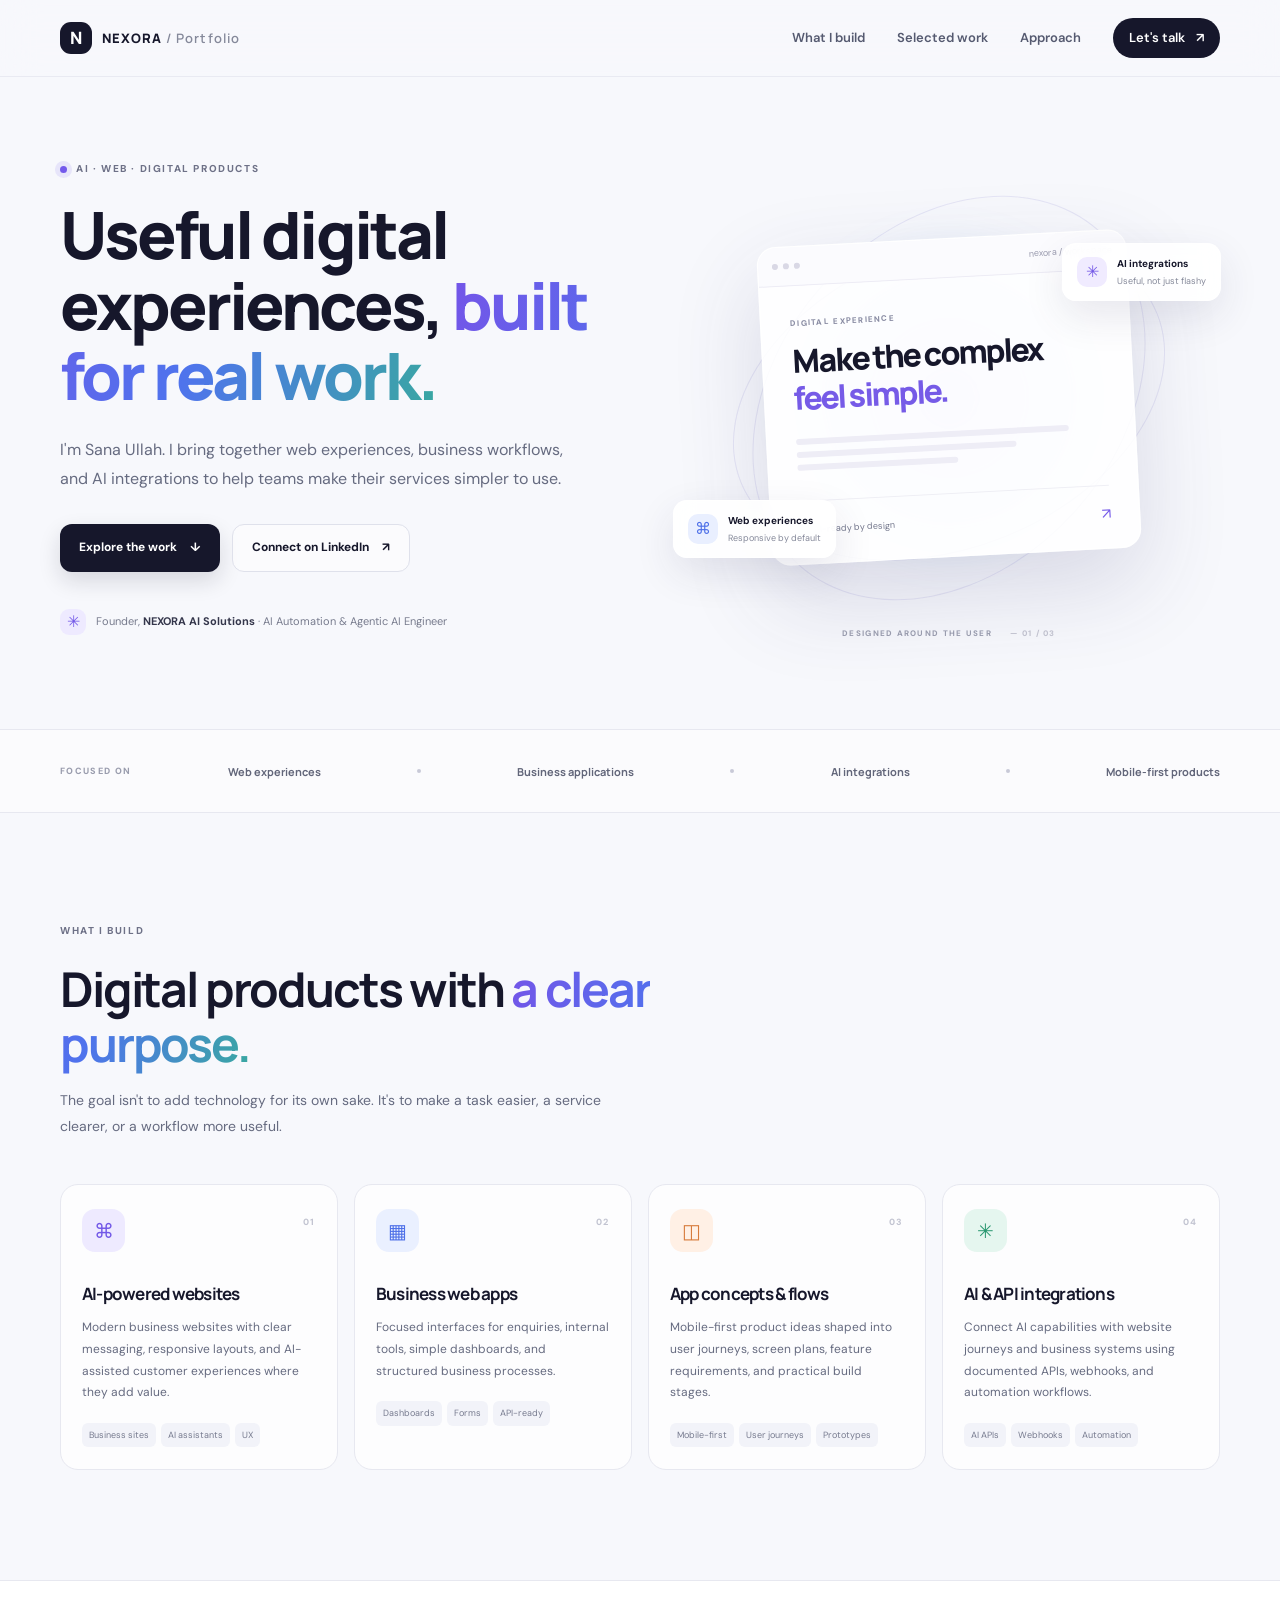
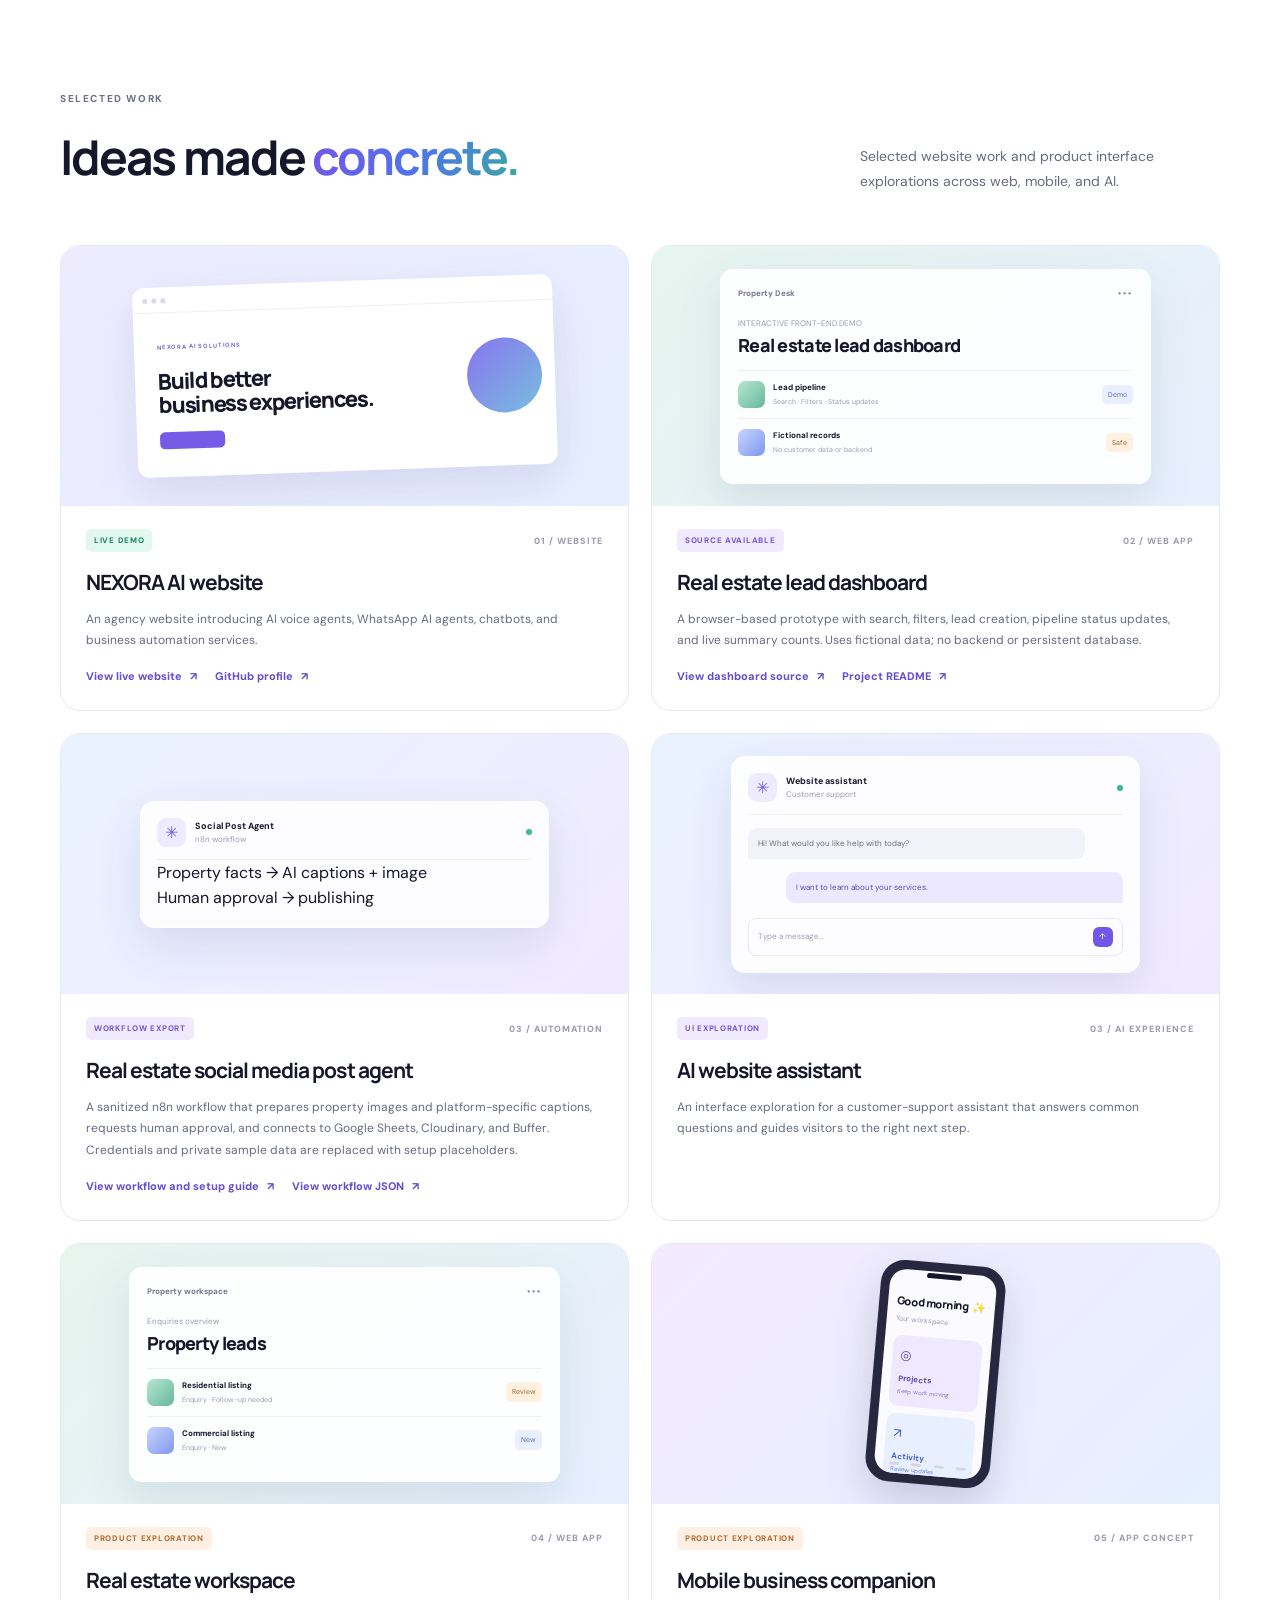
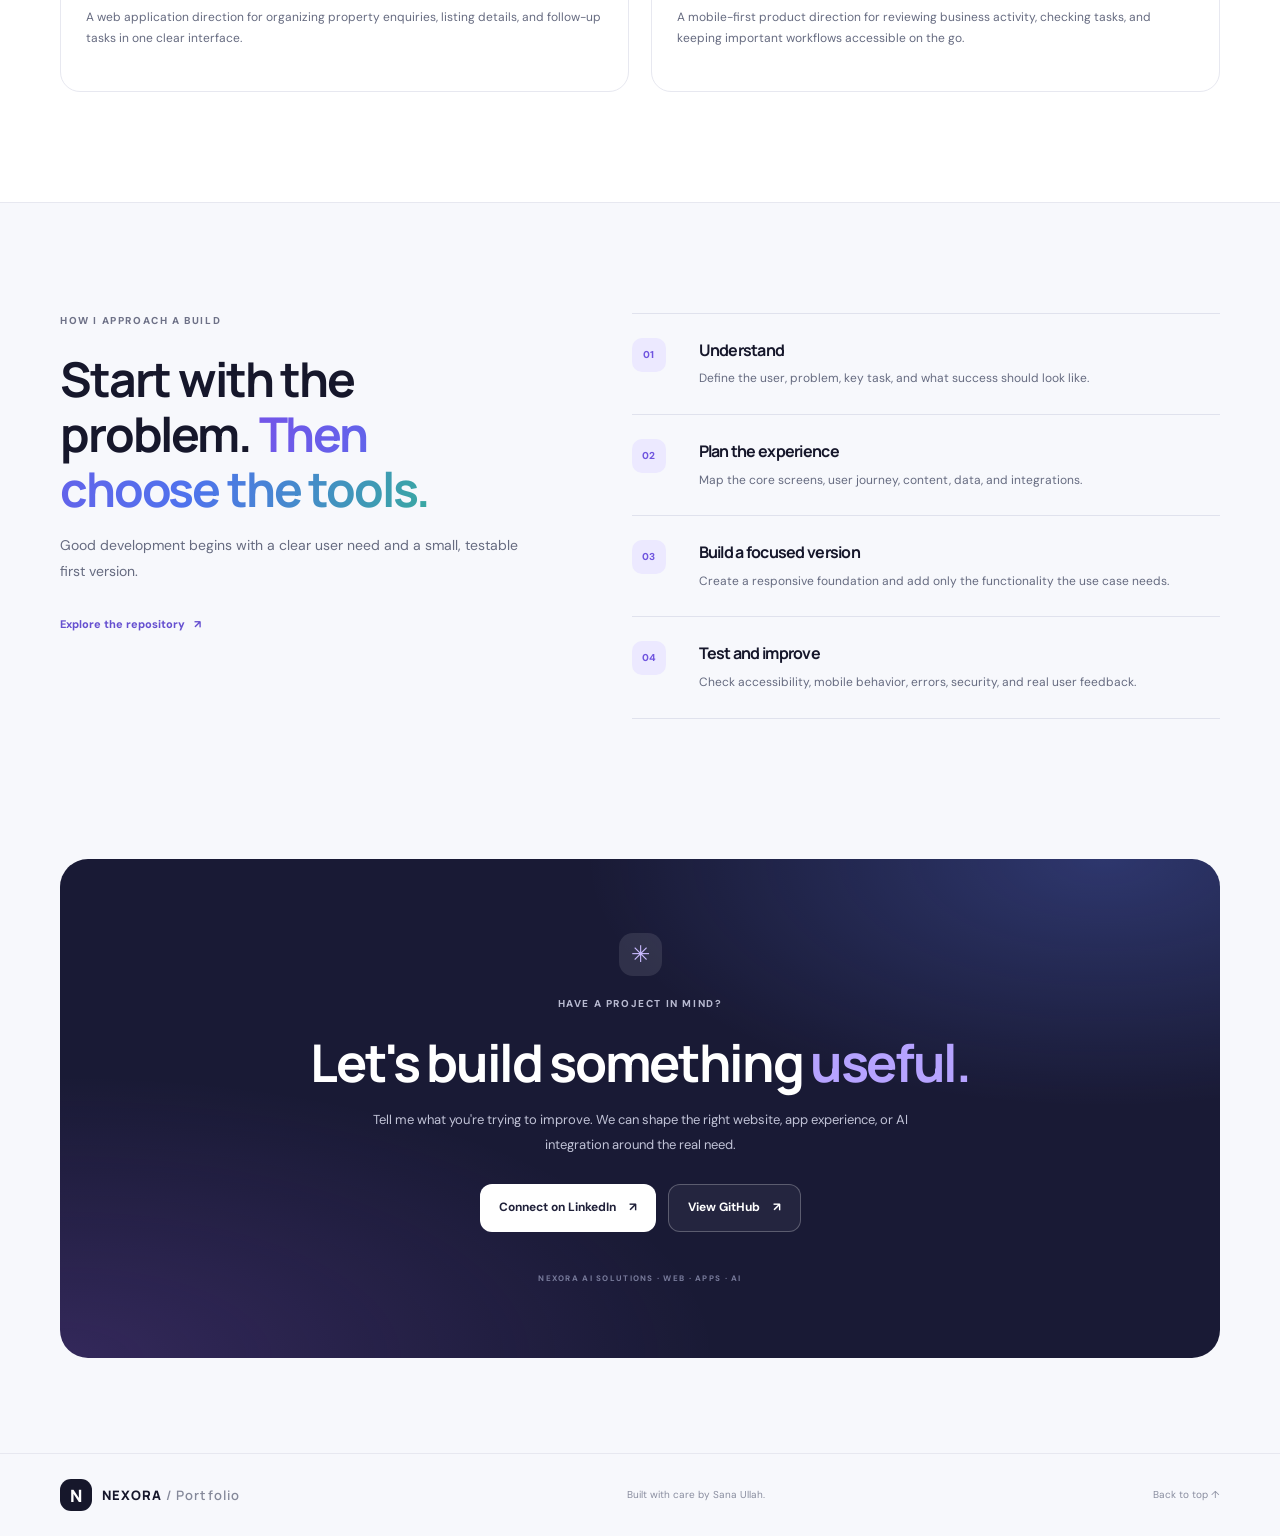
<file: index.html>
<!doctype html>
<html lang="en">
<head>
  <meta charset="utf-8">
  <meta name="viewport" content="width=device-width, initial-scale=1">
  <meta name="theme-color" content="#f7f8fc">
  <meta name="description" content="Sana Ullah — AI-powered web experiences, business applications, app concepts, and practical AI integrations through NEXORA AI Solutions.">
  <meta property="og:title" content="Sana Ullah | AI Web & App Development">
  <meta property="og:description" content="Web experiences, business apps, and practical AI integrations.">
  <meta property="og:type" content="website">
  <title>Sana Ullah | AI Web & App Development</title>
  <link rel="icon" href="assets/favicon.svg" type="image/svg+xml">
  <link rel="preconnect" href="https://fonts.googleapis.com">
  <link rel="preconnect" href="https://fonts.gstatic.com" crossorigin>
  <link href="https://fonts.googleapis.com/css2?family=DM+Sans:wght@400;500;600;700&family=Manrope:wght@400;500;600;700;800&display=swap" rel="stylesheet">
  <link rel="stylesheet" href="styles.css">
  <script src="script.js" defer></script>
</head>
<body>
  <a class="skip-link" href="#main">Skip to content</a>
  <header class="site-header">
    <div class="container nav-wrap">
      <a class="brand" href="#top" aria-label="Sana Ullah home">
        <span class="brand-mark">N</span>
        <span>NEXORA<span class="brand-muted"> / Portfolio</span></span>
      </a>
      <button class="menu-toggle" aria-expanded="false" aria-controls="primary-nav" aria-label="Open navigation">
        <span></span><span></span>
      </button>
      <nav id="primary-nav" class="nav-links" aria-label="Main navigation">
        <a href="#services">What I build</a>
        <a href="#work">Selected work</a>
        <a href="#approach">Approach</a>
        <a class="nav-cta" href="#contact">Let's talk <span aria-hidden="true">↗</span></a>
      </nav>
    </div>
  </header>

  <main id="main">
    <section class="hero section" id="top">
      <div class="container hero-grid">
        <div class="hero-copy">
          <p class="eyebrow"><span class="eyebrow-dot"></span> AI · WEB · DIGITAL PRODUCTS</p>
          <h1>Useful digital experiences, <span class="gradient-text">built for real work.</span></h1>
          <p class="hero-lead">I'm Sana Ullah. I bring together web experiences, business workflows, and AI integrations to help teams make their services simpler to use.</p>
          <div class="hero-actions">
            <a class="button button-primary" href="#work">Explore the work <span aria-hidden="true">↓</span></a>
            <a class="button button-secondary" href="https://www.linkedin.com/in/sana-ullah-4447a0427/" target="_blank" rel="noreferrer">Connect on LinkedIn <span aria-hidden="true">↗</span></a>
          </div>
          <div class="hero-note"><span class="note-icon" aria-hidden="true">✳</span><span>Founder, <strong>NEXORA AI Solutions</strong> · AI Automation & Agentic AI Engineer</span></div>
        </div>
        <div class="hero-visual" aria-label="Abstract interface illustration">
          <div class="visual-glow"></div>
          <div class="orbit orbit-one"></div><div class="orbit orbit-two"></div>
          <div class="interface-card card-main">
            <div class="window-bar"><span></span><span></span><span></span><i>nexora / workspace</i></div>
            <div class="interface-content">
              <div class="interface-kicker">DIGITAL EXPERIENCE</div>
              <div class="interface-title">Make the complex<br><span>feel simple.</span></div>
              <div class="interface-lines"><b></b><b></b><b></b></div>
              <div class="interface-bottom"><span class="status-dot"></span> AI-ready by design <span class="mini-arrow">↗</span></div>
            </div>
          </div>
          <div class="floating-chip chip-ai"><span class="chip-symbol">✳</span><span><strong>AI integrations</strong><small>Useful, not just flashy</small></span></div>
          <div class="floating-chip chip-web"><span class="chip-symbol chip-symbol-blue">⌘</span><span><strong>Web experiences</strong><small>Responsive by default</small></span></div>
          <div class="visual-label">DESIGNED AROUND THE USER <span>— 01 / 03</span></div>
        </div>
      </div>
    </section>

    <section class="trust-strip" aria-label="Areas of focus">
      <div class="container trust-inner">
        <span>FOCUSED ON</span><b>Web experiences</b><i></i><b>Business applications</b><i></i><b>AI integrations</b><i></i><b>Mobile-first products</b>
      </div>
    </section>

    <section class="section services-section" id="services">
      <div class="container">
        <div class="section-heading">
          <p class="eyebrow">WHAT I BUILD</p>
          <h2>Digital products with <span class="gradient-text">a clear purpose.</span></h2>
          <p class="section-lead">The goal isn't to add technology for its own sake. It's to make a task easier, a service clearer, or a workflow more useful.</p>
        </div>
        <div class="service-grid">
          <article class="service-card">
            <div class="service-icon icon-violet" aria-hidden="true">⌘</div><span class="card-number">01</span>
            <h3>AI-powered websites</h3>
            <p>Modern business websites with clear messaging, responsive layouts, and AI-assisted customer experiences where they add value.</p>
            <div class="tag-row"><span>Business sites</span><span>AI assistants</span><span>UX</span></div>
          </article>
          <article class="service-card">
            <div class="service-icon icon-blue" aria-hidden="true">▦</div><span class="card-number">02</span>
            <h3>Business web apps</h3>
            <p>Focused interfaces for enquiries, internal tools, simple dashboards, and structured business processes.</p>
            <div class="tag-row"><span>Dashboards</span><span>Forms</span><span>API-ready</span></div>
          </article>
          <article class="service-card">
            <div class="service-icon icon-orange" aria-hidden="true">◫</div><span class="card-number">03</span>
            <h3>App concepts & flows</h3>
            <p>Mobile-first product ideas shaped into user journeys, screen plans, feature requirements, and practical build stages.</p>
            <div class="tag-row"><span>Mobile-first</span><span>User journeys</span><span>Prototypes</span></div>
          </article>
          <article class="service-card">
            <div class="service-icon icon-green" aria-hidden="true">✳</div><span class="card-number">04</span>
            <h3>AI & API integrations</h3>
            <p>Connect AI capabilities with website journeys and business systems using documented APIs, webhooks, and automation workflows.</p>
            <div class="tag-row"><span>AI APIs</span><span>Webhooks</span><span>Automation</span></div>
          </article>
        </div>
      </div>
    </section>

    <section class="section work-section" id="work">
      <div class="container">
        <div class="section-heading heading-row">
          <div><p class="eyebrow">SELECTED WORK</p><h2>Ideas made <span class="gradient-text">concrete.</span></h2></div>
          <p class="section-lead">Selected website work and product interface explorations across web, mobile, and AI.</p>
        </div>
        <div class="project-list">
          <article class="project-card project-featured">
            <div class="project-art art-agency"><div class="art-browser"><div class="art-browser-top"><span></span><span></span><span></span></div><div class="art-content"><small>NEXORA AI SOLUTIONS</small><b>Build better<br>business experiences.</b><span class="art-button"></span><div class="art-orb"></div></div></div></div>
            <div class="project-info"><div class="project-meta"><span class="status status-live">LIVE DEMO</span><span>01 / WEBSITE</span></div><h3>NEXORA AI website</h3><p>An agency website introducing AI voice agents, WhatsApp AI agents, chatbots, and business automation services.</p><div class="project-links"><a href="https://nexoraaihq.com/" target="_blank" rel="noreferrer">View live website <span aria-hidden="true">↗</span></a><a href="https://github.com/AIwithsanaullah" target="_blank" rel="noreferrer">GitHub profile <span aria-hidden="true">↗</span></a></div></div>
          </article>
          <article class="project-card">
            <div class="project-art art-property"><div class="property-ui"><div class="property-top"><span>Property Desk</span><span class="property-menu">•••</span></div><div class="property-metric"><small>INTERACTIVE FRONT-END DEMO</small><b>Real estate lead dashboard</b></div><div class="property-row"><span class="property-square"></span><span><b>Lead pipeline</b><small>Search · Filters · Status updates</small></span><span class="property-pill pill-blue">Demo</span></div><div class="property-row"><span class="property-square square-two"></span><span><b>Fictional records</b><small>No customer data or backend</small></span><span class="property-pill">Safe</span></div></div></div>
            <div class="project-info"><div class="project-meta"><span class="status status-concept">SOURCE AVAILABLE</span><span>02 / WEB APP</span></div><h3>Real estate lead dashboard</h3><p>A browser-based prototype with search, filters, lead creation, pipeline status updates, and live summary counts. Uses fictional data; no backend or persistent database.</p><div class="project-links"><a href="https://github.com/AIwithsanaullah/ai-web-and-app-development/blob/main/demos/real-estate-dashboard.html" target="_blank" rel="noreferrer">View dashboard source <span aria-hidden="true">↗</span></a><a href="https://github.com/AIwithsanaullah/ai-web-and-app-development" target="_blank" rel="noreferrer">Project README <span aria-hidden="true">↗</span></a></div></div>
          </article>
          <article class="project-card">
            <div class="project-art art-assistant"><div class="assistant-window"><div class="assistant-head"><span class="assistant-avatar">✳</span><span><b>Social Post Agent</b><small>n8n workflow</small></span><span class="online-dot"></span></div><div class="assistant-message">Property facts → AI captions + image</div><div class="assistant-message assistant-message-user">Human approval → publishing</div></div></div>
            <div class="project-info"><div class="project-meta"><span class="status status-concept">WORKFLOW EXPORT</span><span>03 / AUTOMATION</span></div><h3>Real estate social media post agent</h3><p>A sanitized n8n workflow that prepares property images and platform-specific captions, requests human approval, and connects to Google Sheets, Cloudinary, and Buffer. Credentials and private sample data are replaced with setup placeholders.</p><div class="project-links"><a href="https://github.com/AIwithsanaullah/ai-web-and-app-development/tree/main/projects/real-estate-social-media-post-agent" target="_blank" rel="noreferrer">View workflow and setup guide <span aria-hidden="true">↗</span></a><a href="https://github.com/AIwithsanaullah/ai-web-and-app-development/blob/main/projects/real-estate-social-media-post-agent/workflow.json" target="_blank" rel="noreferrer">View workflow JSON <span aria-hidden="true">↗</span></a></div></div>
          </article>
          <article class="project-card">
            <div class="project-art art-assistant"><div class="assistant-window"><div class="assistant-head"><span class="assistant-avatar">✳</span><span><b>Website assistant</b><small>Customer support</small></span><span class="online-dot"></span></div><div class="chat-bubble">Hi! What would you like help with today?</div><div class="chat-bubble user-bubble">I want to learn about your services.</div><div class="chat-input">Type a message… <span>↑</span></div></div></div>
            <div class="project-info"><div class="project-meta"><span class="status status-concept">UI EXPLORATION</span><span>03 / AI EXPERIENCE</span></div><h3>AI website assistant</h3><p>An interface exploration for a customer-support assistant that answers common questions and guides visitors to the right next step.</p></div>
          </article>
          <article class="project-card">
            <div class="project-art art-property"><div class="property-ui"><div class="property-top"><span>Property workspace</span><span class="property-menu">•••</span></div><div class="property-metric"><small>Enquiries overview</small><b>Property leads</b></div><div class="property-row"><span class="property-square"></span><span><b>Residential listing</b><small>Enquiry · Follow-up needed</small></span><span class="property-pill">Review</span></div><div class="property-row"><span class="property-square square-two"></span><span><b>Commercial listing</b><small>Enquiry · New</small></span><span class="property-pill pill-blue">New</span></div></div></div>
            <div class="project-info"><div class="project-meta"><span class="status status-planned">PRODUCT EXPLORATION</span><span>04 / WEB APP</span></div><h3>Real estate workspace</h3><p>A web application direction for organizing property enquiries, listing details, and follow-up tasks in one clear interface.</p></div>
          </article>
          <article class="project-card">
            <div class="project-art art-mobile"><div class="phone-frame"><div class="phone-camera"></div><div class="phone-screen"><div class="phone-greeting">Good morning<span>✨</span></div><small>Your workspace</small><div class="phone-tile tile-purple"><span>◎</span><b>Projects</b><small>Keep work moving</small></div><div class="phone-tile tile-blue"><span>↗</span><b>Activity</b><small>Review updates</small></div><div class="phone-nav"><i></i><i></i><i></i><i></i></div></div></div></div>
            <div class="project-info"><div class="project-meta"><span class="status status-planned">PRODUCT EXPLORATION</span><span>05 / APP CONCEPT</span></div><h3>Mobile business companion</h3><p>A mobile-first product direction for reviewing business activity, checking tasks, and keeping important workflows accessible on the go.</p></div>
          </article>
        </div>
      </div>
    </section>

    <section class="section approach-section" id="approach">
      <div class="container approach-grid">
        <div class="approach-copy"><p class="eyebrow">HOW I APPROACH A BUILD</p><h2>Start with the problem. <span class="gradient-text">Then choose the tools.</span></h2><p class="section-lead">Good development begins with a clear user need and a small, testable first version.</p><a class="text-link" href="https://github.com/AIwithsanaullah/ai-web-and-app-development" target="_blank" rel="noreferrer">Explore the repository <span aria-hidden="true">↗</span></a></div>
        <div class="steps">
          <div class="step"><span class="step-no">01</span><div><h3>Understand</h3><p>Define the user, problem, key task, and what success should look like.</p></div></div>
          <div class="step"><span class="step-no">02</span><div><h3>Plan the experience</h3><p>Map the core screens, user journey, content, data, and integrations.</p></div></div>
          <div class="step"><span class="step-no">03</span><div><h3>Build a focused version</h3><p>Create a responsive foundation and add only the functionality the use case needs.</p></div></div>
          <div class="step"><span class="step-no">04</span><div><h3>Test and improve</h3><p>Check accessibility, mobile behavior, errors, security, and real user feedback.</p></div></div>
        </div>
      </div>
    </section>

    <section class="contact-section" id="contact">
      <div class="container contact-panel"><div class="contact-spark" aria-hidden="true">✳</div><p class="eyebrow">HAVE A PROJECT IN MIND?</p><h2>Let's build something <span>useful.</span></h2><p>Tell me what you're trying to improve. We can shape the right website, app experience, or AI integration around the real need.</p><div class="contact-actions"><a class="button button-light" href="https://www.linkedin.com/in/sana-ullah-4447a0427/" target="_blank" rel="noreferrer">Connect on LinkedIn <span aria-hidden="true">↗</span></a><a class="button button-outline-light" href="https://github.com/AIwithsanaullah" target="_blank" rel="noreferrer">View GitHub <span aria-hidden="true">↗</span></a></div><small class="contact-brand">NEXORA AI SOLUTIONS · WEB · APPS · AI</small></div>
    </section>
  </main>

  <footer class="site-footer"><div class="container footer-inner"><a class="brand" href="#top"><span class="brand-mark">N</span><span>NEXORA<span class="brand-muted"> / Portfolio</span></span></a><p>Built with care by Sana Ullah.</p><a href="#top">Back to top ↑</a></div></footer>
</body>
</html>
</file>
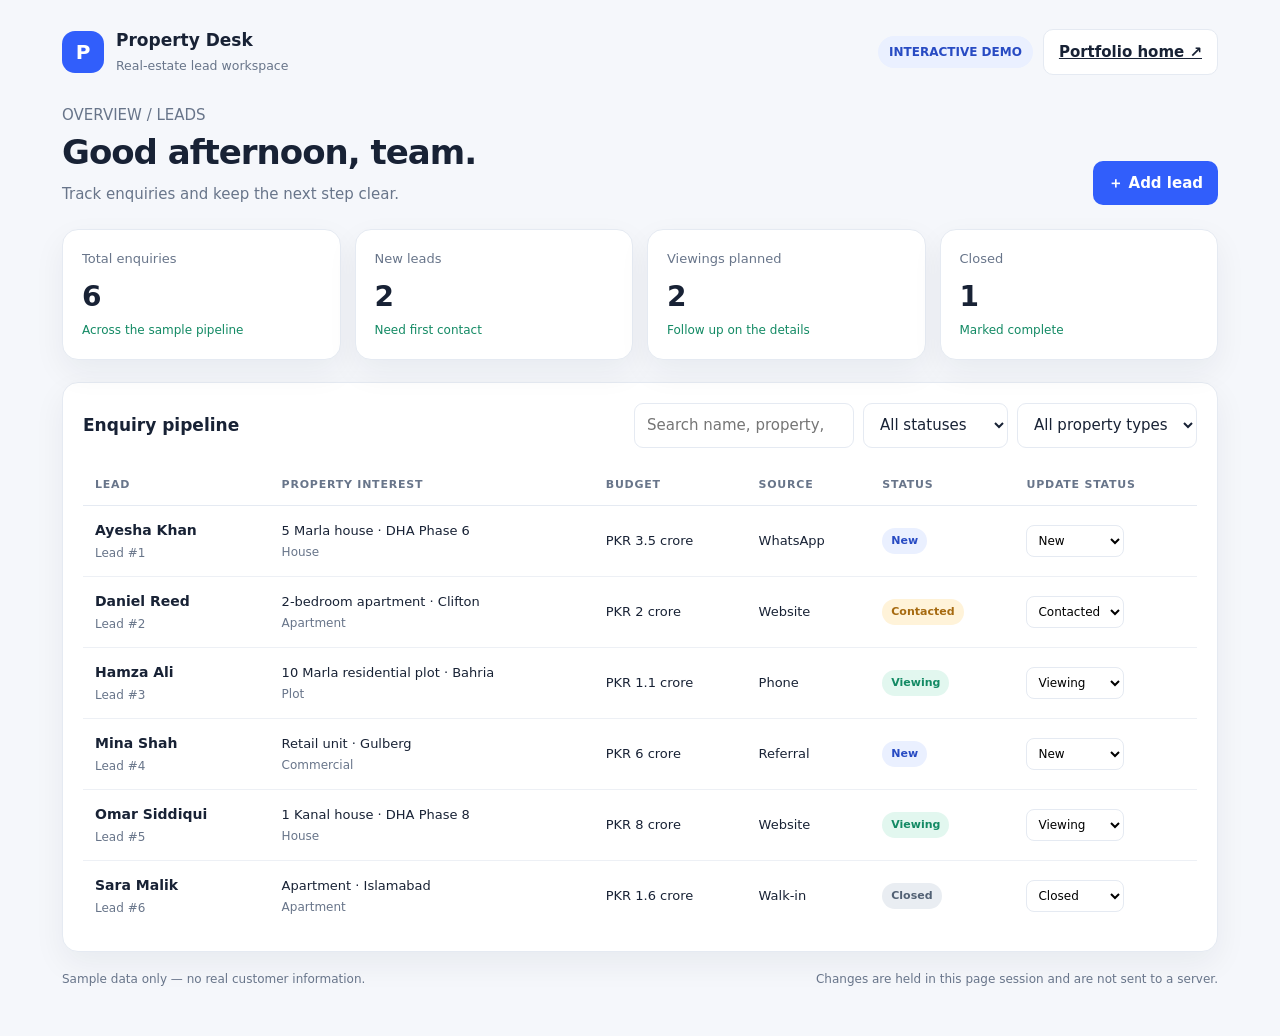
<file: demos/real-estate-dashboard.html>
<!doctype html>
<html lang="en">
<head>
<meta charset="utf-8">
<meta name="viewport" content="width=device-width, initial-scale=1">
<meta name="description" content="Interactive real-estate lead dashboard demo with fictional data.">
<meta name="theme-color" content="#f5f7fb">
<title>Property Desk | Real Estate Dashboard Demo</title>
<style>
:root{--ink:#182235;--muted:#68758a;--line:#e5eaf2;--paper:#f5f7fb;--white:#fff;--blue:#315efb;--green:#138a64;--amber:#a66a10;--red:#b93c45;--shadow:0 12px 32px rgba(24,34,53,.06)}
*{box-sizing:border-box}body{margin:0;background:var(--paper);color:var(--ink);font:15px/1.5 Inter,ui-sans-serif,system-ui,-apple-system,"Segoe UI",sans-serif}button,input,select{font:inherit}button{cursor:pointer}.shell{max-width:1200px;margin:auto;padding:28px 22px 48px}.top{display:flex;justify-content:space-between;align-items:center;gap:18px;margin-bottom:28px}.brand{display:flex;align-items:center;gap:12px}.mark{width:42px;height:42px;border-radius:13px;background:var(--blue);color:#fff;display:grid;place-items:center;font-weight:800;font-size:20px}.brand strong{display:block;font-size:17px}.brand small,.eyebrow,.muted{color:var(--muted)}.top-actions{display:flex;align-items:center;gap:10px}.pill{font-size:12px;font-weight:700;background:#eaf0ff;color:#284bc3;border-radius:99px;padding:7px 11px}.button{border:0;border-radius:10px;padding:11px 15px;font-weight:700}.primary{background:var(--blue);color:white}.secondary{background:#fff;border:1px solid var(--line);color:var(--ink)}h1{font-size:clamp(25px,4vw,34px);letter-spacing:-1px;margin:0 0 5px}.intro{display:flex;justify-content:space-between;align-items:end;gap:20px;margin-bottom:24px}.intro p{margin:0;color:var(--muted)}.stats{display:grid;grid-template-columns:repeat(4,minmax(0,1fr));gap:14px;margin-bottom:22px}.stat,.panel{background:var(--white);border:1px solid var(--line);border-radius:16px;box-shadow:var(--shadow)}.stat{padding:19px}.stat span{display:block;color:var(--muted);font-size:13px}.stat strong{display:block;font-size:28px;letter-spacing:-.8px;margin-top:7px}.stat small{font-size:12px;color:var(--green)}.panel{padding:20px}.panel-head{display:flex;justify-content:space-between;align-items:center;gap:12px;margin-bottom:17px}.panel-head h2{font-size:17px;margin:0}.filters{display:flex;gap:9px;flex-wrap:wrap}.filters input,.filters select,.form-grid input,.form-grid select{border:1px solid var(--line);border-radius:9px;padding:10px 12px;background:#fff;color:var(--ink);min-width:145px}.filters input{flex:1;min-width:200px}.table-wrap{overflow-x:auto}table{width:100%;border-collapse:collapse;min-width:760px}th{text-align:left;font-size:11px;text-transform:uppercase;letter-spacing:.07em;color:var(--muted);font-weight:700;padding:12px;border-bottom:1px solid var(--line)}td{padding:14px 12px;border-bottom:1px solid #edf0f5;font-size:13px}tbody tr:last-child td{border-bottom:0}.lead-name{font-weight:700;font-size:14px}.sub{display:block;color:var(--muted);font-size:12px;margin-top:3px}.status{display:inline-flex;padding:5px 9px;border-radius:99px;font-size:11px;font-weight:700;white-space:nowrap}.New{background:#eaf0ff;color:#284bc3}.Contacted{background:#fff3d9;color:var(--amber)}.Viewing{background:#e2f7ef;color:var(--green)}.Closed{background:#e9edf2;color:#526174}.actions{display:flex;gap:6px}.actions select{max-width:125px;padding:7px;border:1px solid var(--line);border-radius:8px;background:#fff;font-size:12px}.empty{text-align:center;color:var(--muted);padding:30px}.foot{display:flex;justify-content:space-between;gap:14px;flex-wrap:wrap;margin-top:18px;color:var(--muted);font-size:12px}.modal{position:fixed;inset:0;background:rgba(15,25,45,.45);display:none;place-items:center;padding:18px;z-index:5}.modal.open{display:grid}.dialog{background:white;border-radius:18px;padding:24px;width:min(540px,100%);box-shadow:0 30px 80px #1114}.dialog-head{display:flex;justify-content:space-between;align-items:center;margin-bottom:18px}.dialog h2{font-size:20px;margin:0}.close{border:0;background:#f1f4f9;border-radius:8px;width:35px;height:35px;font-size:20px}.form-grid{display:grid;grid-template-columns:1fr 1fr;gap:13px}.field{display:flex;flex-direction:column;gap:6px}.field label{font-size:12px;font-weight:700;color:var(--muted)}.field input,.field select{width:100%;min-width:0}.field.full{grid-column:1/-1}.form-actions{display:flex;justify-content:flex-end;gap:9px;margin-top:20px}.notice{font-size:12px;background:#f4f7ff;color:#465575;padding:10px 12px;border-radius:9px;margin-top:15px}
@media(max-width:760px){.shell{padding:20px 14px}.stats{grid-template-columns:repeat(2,minmax(0,1fr))}.intro{align-items:start;flex-direction:column}.top{align-items:flex-start}.top-actions{flex-direction:column;align-items:flex-end}.stat{padding:15px}.stat strong{font-size:24px}.panel{padding:14px}.panel-head{align-items:flex-start;flex-direction:column}.form-grid{grid-template-columns:1fr}.field.full{grid-column:auto}}@media(prefers-reduced-motion:reduce){*{scroll-behavior:auto!important;transition:none!important}}
</style>
</head>
<body>
<main class="shell">
<header class="top">
  <div class="brand"><div class="mark" aria-hidden="true">P</div><div><strong>Property Desk</strong><small>Real-estate lead workspace</small></div></div>
  <div class="top-actions"><span class="pill">INTERACTIVE DEMO</span><a class="button secondary" href="../index.html">Portfolio home ↗</a></div>
</header>
<section class="intro">
  <div><p class="eyebrow">OVERVIEW / LEADS</p><h1>Good afternoon, team.</h1><p>Track enquiries and keep the next step clear.</p></div>
  <button class="button primary" id="addLead">＋ Add lead</button>
</section>
<section class="stats" aria-label="Lead summary">
  <article class="stat"><span>Total enquiries</span><strong id="totalCount">6</strong><small>Across the sample pipeline</small></article>
  <article class="stat"><span>New leads</span><strong id="newCount">2</strong><small>Need first contact</small></article>
  <article class="stat"><span>Viewings planned</span><strong id="viewingCount">2</strong><small>Follow up on the details</small></article>
  <article class="stat"><span>Closed</span><strong id="closedCount">1</strong><small>Marked complete</small></article>
</section>
<section class="panel">
  <div class="panel-head"><h2>Enquiry pipeline</h2><div class="filters">
    <input id="search" type="search" placeholder="Search name, property, area…" aria-label="Search leads">
    <select id="statusFilter" aria-label="Filter by status"><option value="">All statuses</option><option>New</option><option>Contacted</option><option>Viewing</option><option>Closed</option></select>
    <select id="typeFilter" aria-label="Filter by property type"><option value="">All property types</option><option>House</option><option>Apartment</option><option>Plot</option><option>Commercial</option></select>
  </div></div>
  <div class="table-wrap"><table><thead><tr><th>Lead</th><th>Property interest</th><th>Budget</th><th>Source</th><th>Status</th><th>Update status</th></tr></thead><tbody id="leadRows"></tbody></table><div id="emptyState" class="empty" hidden>No leads match these filters.</div></div>
</section>
<div class="foot"><span>Sample data only — no real customer information.</span><span>Changes are held in this page session and are not sent to a server.</span></div>
</main>
<div class="modal" id="leadModal" role="dialog" aria-modal="true" aria-labelledby="modalTitle">
  <form class="dialog" id="leadForm">
    <div class="dialog-head"><h2 id="modalTitle">Add a lead</h2><button class="close" type="button" id="closeModal" aria-label="Close">×</button></div>
    <div class="form-grid">
      <div class="field"><label for="leadName">Lead name *</label><input id="leadName" name="leadName" required maxlength="80" placeholder="e.g. Alex Morgan"></div>
      <div class="field"><label for="leadSource">Source</label><select id="leadSource" name="leadSource"><option>Website</option><option>WhatsApp</option><option>Phone</option><option>Referral</option><option>Walk-in</option></select></div>
      <div class="field full"><label for="property">Property interest *</label><input id="property" name="property" required maxlength="120" placeholder="e.g. 3-bedroom house, DHA Phase 6"></div>
      <div class="field"><label for="propertyType">Property type</label><select id="propertyType" name="propertyType"><option>House</option><option>Apartment</option><option>Plot</option><option>Commercial</option></select></div>
      <div class="field"><label for="budget">Budget</label><input id="budget" name="budget" maxlength="40" placeholder="e.g. PKR 4 crore"></div>
    </div>
    <p class="notice">Demo only. Do not enter real personal information; this prototype has no backend or authentication.</p>
    <div class="form-actions"><button class="button secondary" type="button" id="cancelModal">Cancel</button><button class="button primary" type="submit">Add to pipeline</button></div>
  </form>
</div>
<script>
(() => {
  const leads = [
    {id:1,name:"Ayesha Khan",property:"5 Marla house · DHA Phase 6",type:"House",budget:"PKR 3.5 crore",source:"WhatsApp",status:"New"},
    {id:2,name:"Daniel Reed",property:"2-bedroom apartment · Clifton",type:"Apartment",budget:"PKR 2 crore",source:"Website",status:"Contacted"},
    {id:3,name:"Hamza Ali",property:"10 Marla residential plot · Bahria",type:"Plot",budget:"PKR 1.1 crore",source:"Phone",status:"Viewing"},
    {id:4,name:"Mina Shah",property:"Retail unit · Gulberg",type:"Commercial",budget:"PKR 6 crore",source:"Referral",status:"New"},
    {id:5,name:"Omar Siddiqui",property:"1 Kanal house · DHA Phase 8",type:"House",budget:"PKR 8 crore",source:"Website",status:"Viewing"},
    {id:6,name:"Sara Malik",property:"Apartment · Islamabad",type:"Apartment",budget:"PKR 1.6 crore",source:"Walk-in",status:"Closed"}
  ];
  let nextId = 7;
  const rows = document.getElementById("leadRows");
  const modal = document.getElementById("leadModal");
  const search = document.getElementById("search");
  const statusFilter = document.getElementById("statusFilter");
  const typeFilter = document.getElementById("typeFilter");
  const escapeHtml = value => String(value).replace(/[&<>"']/g, char => ({"&":"&amp;","<":"&lt;",">":"&gt;",'"':"&quot;","'":"&#39;"}[char]));
  function render() {
    const query = search.value.trim().toLowerCase();
    const filtered = leads.filter(lead =>
      (!query || [lead.name,lead.property,lead.budget,lead.source].some(value => value.toLowerCase().includes(query))) &&
      (!statusFilter.value || lead.status === statusFilter.value) &&
      (!typeFilter.value || lead.type === typeFilter.value)
    );
    rows.innerHTML = filtered.map(lead => `<tr>
      <td><span class="lead-name">${escapeHtml(lead.name)}</span><span class="sub">Lead #${lead.id}</span></td>
      <td>${escapeHtml(lead.property)}<span class="sub">${escapeHtml(lead.type)}</span></td>
      <td>${escapeHtml(lead.budget || "Not specified")}</td>
      <td>${escapeHtml(lead.source)}</td>
      <td><span class="status ${lead.status}">${lead.status}</span></td>
      <td><div class="actions"><select data-status-id="${lead.id}" aria-label="Change status for ${escapeHtml(lead.name)}"><option ${lead.status==="New"?"selected":""}>New</option><option ${lead.status==="Contacted"?"selected":""}>Contacted</option><option ${lead.status==="Viewing"?"selected":""}>Viewing</option><option ${lead.status==="Closed"?"selected":""}>Closed</option></select></div></td>
    </tr>`).join("");
    document.getElementById("emptyState").hidden = filtered.length > 0;
    document.getElementById("totalCount").textContent = leads.length;
    document.getElementById("newCount").textContent = leads.filter(l=>l.status==="New").length;
    document.getElementById("viewingCount").textContent = leads.filter(l=>l.status==="Viewing").length;
    document.getElementById("closedCount").textContent = leads.filter(l=>l.status==="Closed").length;
  }
  function openModal(){modal.classList.add("open");document.getElementById("leadName").focus()}
  function closeModal(){modal.classList.remove("open")}
  document.getElementById("addLead").addEventListener("click",openModal);
  document.getElementById("closeModal").addEventListener("click",closeModal);
  document.getElementById("cancelModal").addEventListener("click",closeModal);
  modal.addEventListener("click",event=>{if(event.target===modal)closeModal()});
  document.addEventListener("keydown",event=>{if(event.key==="Escape")closeModal()});
  [search,statusFilter,typeFilter].forEach(el=>el.addEventListener("input",render));
  rows.addEventListener("change",event=>{
    const select = event.target.closest("[data-status-id]");
    if(!select)return;
    const lead=leads.find(item=>item.id===Number(select.dataset.statusId));
    if(lead){lead.status=select.value;render()}
  });
  document.getElementById("leadForm").addEventListener("submit",event=>{
    event.preventDefault();
    const form = new FormData(event.currentTarget);
    leads.unshift({id:nextId++,name:String(form.get("leadName")).trim(),property:String(form.get("property")).trim(),type:String(form.get("propertyType")),budget:String(form.get("budget")).trim()||"Not specified",source:String(form.get("leadSource")),status:"New"});
    event.currentTarget.reset();closeModal();search.value="";statusFilter.value="";typeFilter.value="";render();
  });
  render();
})();
</script>
</body>
</html>
</file>
<file: styles.css>
:root{--ink:#16172b;--muted:#666b80;--paper:#f7f8fc;--white:#fff;--line:#e7e8f0;--violet:#7157e8;--blue:#4f73ed;--green:#2d9d78;--orange:#d77c3c;--radius:22px;--shadow:0 24px 70px rgba(30,32,70,.10)}*{box-sizing:border-box}html{scroll-behavior:smooth;scroll-padding-top:90px}body{margin:0;background:var(--paper);color:var(--ink);font-family:"DM Sans",sans-serif;line-height:1.6;-webkit-font-smoothing:antialiased}a{color:inherit;text-decoration:none}button,a{-webkit-tap-highlight-color:transparent}a:focus-visible,button:focus-visible{outline:3px solid #927fff;outline-offset:4px}.container{width:min(1160px,calc(100% - 48px));margin-inline:auto}.section{padding:110px 0}.site-header{position:sticky;top:0;z-index:20;background:rgba(247,248,252,.88);backdrop-filter:blur(18px);border-bottom:1px solid rgba(231,232,240,.8)}.nav-wrap{height:76px;display:flex;align-items:center;justify-content:space-between}.brand{display:inline-flex;align-items:center;gap:10px;font-family:Manrope,sans-serif;font-size:13px;font-weight:800;letter-spacing:.08em}.brand-mark{display:grid;place-items:center;width:32px;height:32px;border-radius:11px;background:var(--ink);color:#fff;font-size:17px;letter-spacing:0}.brand-muted{color:#85899a;font-weight:600}.nav-links{display:flex;align-items:center;gap:32px;font-size:13px;font-weight:600;color:#555a70}.nav-links a:hover,.text-link:hover,.project-links a:hover{color:var(--violet)}.nav-links .nav-cta{padding:10px 16px;border-radius:100px;background:var(--ink);color:#fff}.nav-cta span{margin-left:8px}.menu-toggle{display:none}.hero{padding-top:76px;padding-bottom:86px;overflow:hidden}.hero-grid{display:grid;grid-template-columns:1.03fr .97fr;gap:42px;align-items:center}.eyebrow{display:flex;align-items:center;gap:9px;color:#6e7187;font-size:10px;font-weight:800;letter-spacing:.16em;margin:0 0 22px}.eyebrow-dot{width:7px;height:7px;border-radius:50%;background:#7359eb;box-shadow:0 0 0 5px rgba(115,89,235,.12)}h1,h2,h3,p{margin-top:0}h1,h2,h3{font-family:Manrope,sans-serif;letter-spacing:-.045em}h1{max-width:650px;font-size:clamp(42px,5.1vw,68px);line-height:1.08;margin-bottom:24px;font-weight:800}.gradient-text{background:linear-gradient(105deg,#7455e8 0%,#4f73ed 50%,#39a8a1 100%);-webkit-background-clip:text;background-clip:text;color:transparent}.hero-lead{max-width:530px;color:var(--muted);font-size:16px;line-height:1.85;margin-bottom:30px}.hero-actions,.contact-actions{display:flex;flex-wrap:wrap;gap:12px}.button{display:inline-flex;align-items:center;justify-content:center;gap:13px;min-height:48px;padding:0 19px;border-radius:12px;font-size:12px;font-weight:700;transition:transform .2s,box-shadow .2s}.button:hover{transform:translateY(-2px)}.button-primary{background:var(--ink);color:#fff;box-shadow:0 9px 22px rgba(22,23,43,.14)}.button-secondary{border:1px solid #dfe1eb;background:rgba(255,255,255,.5)}.hero-note{display:flex;align-items:center;gap:10px;margin-top:37px;font-size:11px;color:#777b8d}.note-icon{display:grid;place-items:center;width:26px;height:26px;border-radius:9px;background:#eeeaff;color:#7359e8;font-size:16px}.hero-note strong{color:#34364b}.hero-visual{min-height:490px;position:relative;display:grid;place-items:center;isolation:isolate}.visual-glow{position:absolute;z-index:-2;width:360px;height:360px;background:radial-gradient(circle,rgba(129,111,244,.2),rgba(95,164,227,.09) 48%,transparent 72%);filter:blur(12px)}.orbit{position:absolute;z-index:-1;border:1px solid rgba(119,112,203,.15);border-radius:50%;transform:rotate(-22deg)}.orbit-one{width:450px;height:300px}.orbit-two{width:340px;height:450px;transform:rotate(42deg)}.interface-card{width:min(370px,85%);border:1px solid rgba(255,255,255,.9);border-radius:19px;background:rgba(255,255,255,.87);box-shadow:0 35px 90px rgba(53,57,112,.16);overflow:hidden;transform:rotate(-3deg)}.window-bar{height:39px;background:#fbfbfe;border-bottom:1px solid #edecf5;display:flex;align-items:center;gap:5px;padding:0 14px}.window-bar>span,.art-browser-top span{width:6px;height:6px;border-radius:50%;background:#d9d8e5}.window-bar i{font-style:normal;font-size:9px;color:#9b9caf;margin-left:auto}.interface-content{padding:31px 29px 22px}.interface-kicker{font-size:8px;font-weight:800;letter-spacing:.16em;color:#888ba2}.interface-title{font:800 32px/1.16 Manrope,sans-serif;letter-spacing:-.06em;margin:13px 0 22px}.interface-title span{color:#765be7}.interface-lines{display:grid;gap:7px}.interface-lines b{height:6px;width:88%;border-radius:10px;background:#eeedf6}.interface-lines b:nth-child(2){width:71%}.interface-lines b:nth-child(3){width:52%}.interface-bottom{display:flex;align-items:center;gap:7px;margin-top:30px;padding-top:16px;border-top:1px solid #efeff5;font-size:9px;color:#74788d}.status-dot,.online-dot{width:6px;height:6px;border-radius:50%;background:#38b98b}.mini-arrow{margin-left:auto;color:#7459e8;font-size:15px}.floating-chip{position:absolute;display:flex;align-items:center;gap:10px;padding:12px 14px;border:1px solid rgba(255,255,255,.95);border-radius:14px;background:rgba(255,255,255,.9);box-shadow:0 15px 40px rgba(43,46,91,.11);backdrop-filter:blur(10px)}.floating-chip strong,.floating-chip small{display:block}.floating-chip strong{font-size:10px}.floating-chip small{font-size:9px;color:#85899a;margin-top:2px}.chip-symbol{display:grid;place-items:center;width:30px;height:30px;border-radius:10px;background:#f0ebff;color:#7358e6}.chip-symbol-blue{background:#e9efff;color:#4e70e8}.chip-ai{top:90px;right:-1px}.chip-web{bottom:85px;left:-5px}.visual-label{position:absolute;bottom:3px;left:50%;transform:translateX(-50%);white-space:nowrap;color:#989bad;font-size:8px;font-weight:800;letter-spacing:.16em}.visual-label span{margin-left:15px;color:#c0c1ce}.trust-strip{border-block:1px solid var(--line);background:rgba(255,255,255,.55)}.trust-inner{min-height:82px;display:flex;align-items:center;justify-content:space-between;gap:18px}.trust-inner>span{font-size:9px;font-weight:800;letter-spacing:.15em;color:#999cad}.trust-inner b{font:700 11px Manrope,sans-serif;color:#62667a}.trust-inner i{width:4px;height:4px;border-radius:50%;background:#c8c9d7}.section-heading{max-width:680px;margin-bottom:44px}.section-heading h2,.approach-copy h2{font-size:clamp(32px,4vw,48px);line-height:1.15;margin-bottom:17px}.section-lead{max-width:590px;color:var(--muted);font-size:14px;line-height:1.85;margin-bottom:0}.service-grid{display:grid;grid-template-columns:repeat(4,1fr);gap:16px}.service-card{position:relative;min-height:280px;padding:24px 21px 22px;border:1px solid var(--line);border-radius:18px;background:rgba(255,255,255,.72);transition:transform .25s,box-shadow .25s,border-color .25s}.service-card:hover{transform:translateY(-5px);box-shadow:var(--shadow);border-color:#d7d3f5}.service-icon{display:grid;place-items:center;width:43px;height:43px;border-radius:13px;font-size:20px;margin-bottom:28px}.icon-violet{background:#eeeaff;color:#7258e7}.icon-blue{background:#eaf0ff;color:#4e70e8}.icon-orange{background:#fff0e5;color:#d77b3c}.icon-green{background:#e5f6ef;color:#26966e}.card-number{position:absolute;right:22px;top:30px;color:#c2c4d1;font-size:9px;font-weight:800;letter-spacing:.12em}.service-card h3{font-size:17px;margin-bottom:10px}.service-card p{font-size:12px;color:var(--muted);line-height:1.8;margin-bottom:19px}.tag-row{display:flex;flex-wrap:wrap;gap:5px}.tag-row span{font-size:9px;color:#777b8f;padding:5px 7px;background:#f2f3f9;border-radius:6px}.work-section{background:#fff;border-block:1px solid var(--line)}.heading-row{max-width:none;display:flex;align-items:end;justify-content:space-between;gap:40px}.heading-row .section-lead{max-width:360px;padding-bottom:6px}.project-list{display:grid;grid-template-columns:1fr 1fr;gap:22px}.project-card{border:1px solid var(--line);border-radius:20px;overflow:hidden;background:#fff}.project-art{height:260px;display:grid;place-items:center;overflow:hidden;position:relative}.art-agency{background:linear-gradient(135deg,#eeebff,#e6efff)}.art-browser{width:74%;height:190px;border:1px solid rgba(255,255,255,.9);border-radius:12px;background:#fff;box-shadow:0 18px 45px rgba(70,70,130,.13);overflow:hidden;transform:rotate(-2deg)}.art-browser-top{height:25px;border-bottom:1px solid #eeeef5;display:flex;gap:4px;align-items:center;padding:0 9px}.art-browser-top span{width:5px;height:5px}.art-content{position:relative;padding:18px 22px}.art-content small{font-size:6px;font-weight:800;letter-spacing:.14em;color:#7870c9}.art-content b{display:block;font:800 22px/1.1 Manrope,sans-serif;letter-spacing:-.06em;margin-top:12px;position:relative;z-index:1}.art-button{display:block;width:65px;height:17px;border-radius:5px;background:#765be7;margin-top:15px}.art-orb{position:absolute;right:12px;top:36px;width:75px;height:75px;border-radius:50%;background:linear-gradient(135deg,#7b65ed,#6ab6dc);opacity:.9}.project-info{padding:23px 25px 25px}.project-meta{display:flex;align-items:center;justify-content:space-between;gap:12px;font-size:9px;font-weight:800;letter-spacing:.11em;color:#9a9cad;margin-bottom:14px}.status{font-size:8px;letter-spacing:.09em;padding:5px 8px;border-radius:5px}.status-live{background:#e2f7ef;color:#23865f}.status-concept{background:#f0eaff;color:#7656d8}.status-planned{background:#fff0e3;color:#b66a2d}.project-info h3{font-size:21px;margin-bottom:9px}.project-info>p{font-size:12px;color:var(--muted);line-height:1.8;margin-bottom:16px}.project-links{display:flex;gap:18px;flex-wrap:wrap}.project-links a,.text-link{font-size:11px;font-weight:800;color:#6650d0}.project-links a span{margin-left:5px}.project-footnote{font-size:10px!important;color:#8c90a1!important;border-top:1px solid #f0f0f5;padding-top:12px;margin-bottom:0!important}.art-assistant{background:linear-gradient(135deg,#e9f2ff,#f1eaff)}.assistant-window{width:72%;padding:16px;background:rgba(255,255,255,.9);border:1px solid #fff;border-radius:14px;box-shadow:0 18px 45px rgba(60,73,130,.12)}.assistant-head{display:flex;align-items:center;gap:9px;padding-bottom:12px;border-bottom:1px solid #eeeef5}.assistant-avatar{display:grid;place-items:center;width:29px;height:29px;border-radius:9px;background:#eeeaff;color:#7558e8}.assistant-head b,.assistant-head small{display:block}.assistant-head b{font-size:9px}.assistant-head small{font-size:8px;color:#9b9cad}.assistant-head .online-dot{margin-left:auto}.chat-bubble{max-width:90%;padding:9px 10px;margin-top:13px;border-radius:9px 9px 9px 2px;background:#f2f3f9;color:#686c80;font-size:8px}.user-bubble{margin-left:auto;background:#ece8ff;color:#5e4bb2;border-radius:9px 9px 2px 9px}.chat-input{display:flex;justify-content:space-between;align-items:center;border:1px solid #e9e9f1;border-radius:8px;padding:8px 9px;margin-top:15px;color:#a0a2b1;font-size:8px}.chat-input span{display:grid;place-items:center;width:20px;height:20px;background:#7157e8;color:white;border-radius:6px}.art-property{background:linear-gradient(135deg,#e6f5ee,#e8efff)}.property-ui{width:76%;padding:17px;border:1px solid rgba(255,255,255,.9);border-radius:13px;background:rgba(255,255,255,.9);box-shadow:0 18px 45px rgba(57,94,106,.12)}.property-top{display:flex;justify-content:space-between;font-size:8px;font-weight:800;color:#777b8f}.property-menu{letter-spacing:2px}.property-metric{padding:17px 0 13px}.property-metric small,.property-metric b{display:block}.property-metric small{font-size:8px;color:#999cad}.property-metric b{font:800 18px Manrope,sans-serif;letter-spacing:-.04em;margin-top:3px}.property-row{display:flex;align-items:center;gap:8px;padding:10px 0;border-top:1px solid #eeeef5}.property-square{width:27px;height:27px;flex-shrink:0;border-radius:7px;background:linear-gradient(135deg,#b8e6d4,#65b89c)}.square-two{background:linear-gradient(135deg,#c8d5ff,#7f98ef)}.property-row>span:nth-child(2){flex:1}.property-row b,.property-row small{display:block}.property-row b{font-size:8px}.property-row small{font-size:7px;color:#999cad;margin-top:2px}.property-pill{font-size:7px;color:#9b6b32;background:#fff0df;padding:4px 6px;border-radius:5px}.pill-blue{background:#e9efff;color:#4f6fce}.art-mobile{background:linear-gradient(135deg,#f4eaff,#e6f0ff)}.phone-frame{width:125px;height:222px;padding:7px;border:2px solid #282941;border-radius:24px;background:#27283f;box-shadow:0 18px 40px rgba(61,54,103,.2);transform:rotate(5deg)}.phone-camera{position:absolute;top:9px;left:50%;transform:translateX(-50%);width:35px;height:5px;border-radius:8px;background:#15162a;z-index:1}.phone-screen{position:relative;height:100%;padding:24px 9px 8px;border-radius:17px;background:#fbfbff;overflow:hidden}.phone-greeting{display:flex;justify-content:space-between;font:800 11px Manrope,sans-serif;letter-spacing:-.04em}.phone-screen>small{display:block;font-size:7px;color:#9698aa;margin:5px 0 11px}.phone-tile{padding:10px 8px;margin-bottom:7px;border-radius:9px}.phone-tile>span{display:block;font-size:13px;margin-bottom:6px}.phone-tile b,.phone-tile small{display:block}.phone-tile b{font-size:8px}.phone-tile small{font-size:6px;opacity:.7;margin-top:2px}.tile-purple{background:#eee9ff;color:#5c47b4}.tile-blue{background:#e8f0ff;color:#3d60c4}.phone-nav{position:absolute;bottom:8px;left:15px;right:15px;display:flex;justify-content:space-between}.phone-nav i{width:10px;height:3px;border-radius:3px;background:#d6d7e4}.approach-section{background:#f7f8fc}.approach-grid{display:grid;grid-template-columns:.9fr 1.1fr;gap:90px;align-items:start}.approach-copy h2{max-width:450px}.approach-copy .section-lead{margin-bottom:25px}.text-link{display:inline-block}.text-link span{margin-left:6px}.steps{border-top:1px solid #e0e2ed}.step{display:grid;grid-template-columns:50px 1fr;gap:17px;padding:24px 0;border-bottom:1px solid #e0e2ed}.step-no{display:grid;place-items:center;width:34px;height:34px;border-radius:10px;background:#ece9ff;color:#7055df;font-size:10px;font-weight:800}.step h3{font-size:16px;margin-bottom:5px}.step p{font-size:12px;color:var(--muted);line-height:1.8;margin:0}.contact-section{padding:30px 0 95px}.contact-panel{position:relative;overflow:hidden;text-align:center;padding:74px 24px;border-radius:28px;background:radial-gradient(ellipse at 90% 0%,rgba(100,129,255,.28),transparent 35%),radial-gradient(ellipse at 0% 100%,rgba(157,97,241,.2),transparent 40%),#191a35;color:white}.contact-spark{display:grid;place-items:center;width:43px;height:43px;border-radius:14px;margin:0 auto 20px;background:rgba(255,255,255,.1);color:#c9baff;font-size:23px}.contact-panel .eyebrow{justify-content:center;color:#b8bad1}.contact-panel h2{font-size:clamp(34px,4.5vw,52px);line-height:1.13;margin-bottom:16px}.contact-panel h2 span{color:#b6a3ff}.contact-panel>p:not(.eyebrow){max-width:550px;margin:0 auto 26px;color:#c1c3d7;font-size:13px;line-height:1.9}.contact-actions{justify-content:center}.button-light{background:#fff;color:#20213a}.button-outline-light{border:1px solid rgba(255,255,255,.25);color:#fff;background:rgba(255,255,255,.05)}.contact-brand{display:block;margin-top:40px;color:#777a9a;font-size:8px;font-weight:800;letter-spacing:.16em}.site-footer{border-top:1px solid var(--line)}.footer-inner{min-height:82px;display:flex;align-items:center;justify-content:space-between;gap:20px}.footer-inner p,.footer-inner>a:last-child{font-size:10px;color:#898d9f;margin:0}.skip-link{position:absolute;left:12px;top:-50px;padding:10px 14px;background:#fff;border-radius:8px;z-index:100}.skip-link:focus{top:12px}@media(max-width:950px){.hero-grid{grid-template-columns:1fr 1fr;gap:12px}.hero-visual{min-height:420px}.service-grid{grid-template-columns:repeat(2,1fr)}.approach-grid{gap:45px}.trust-inner{justify-content:center;flex-wrap:wrap;padding:18px 0}.trust-inner>span{width:100%;text-align:center}.trust-inner i:last-of-type{display:none}}@media(max-width:700px){.container{width:min(100% - 34px,560px)}.section{padding:76px 0}.nav-wrap{height:66px}.menu-toggle{display:flex;flex-direction:column;gap:5px;align-items:center;justify-content:center;width:40px;height:40px;border:1px solid var(--line);border-radius:11px;background:#fff}.menu-toggle span{width:16px;height:2px;border-radius:2px;background:var(--ink)}.nav-links{display:none;position:absolute;top:65px;left:0;right:0;padding:18px 22px 22px;background:rgba(247,248,252,.98);border-bottom:1px solid var(--line);flex-direction:column;align-items:stretch;gap:18px}.nav-links.is-open{display:flex}.nav-links .nav-cta{text-align:center}.hero{padding-top:55px;padding-bottom:45px}.hero-grid{grid-template-columns:1fr}.hero-copy{max-width:580px}.hero-visual{min-height:390px;margin-top:6px}.interface-card{width:min(350px,80%)}.chip-ai{right:0;top:52px}.chip-web{left:0;bottom:56px}.orbit-one{width:340px;height:250px}.orbit-two{width:270px;height:380px}.visual-label{font-size:7px}.trust-inner{gap:12px 16px}.trust-inner b{font-size:10px}.trust-inner i{display:none}.section-heading{margin-bottom:30px}.heading-row{display:block}.heading-row .section-lead{margin-top:15px}.project-list{grid-template-columns:1fr;gap:17px}.project-art{height:240px}.project-info{padding:20px}.approach-grid{grid-template-columns:1fr;gap:35px}.contact-section{padding:15px 0 65px}.contact-panel{padding:60px 20px;border-radius:22px}.footer-inner{padding:20px 0;flex-wrap:wrap}.footer-inner p{order:3;width:100%}}@media(max-width:420px){h1{font-size:40px}.hero-actions .button{width:100%}.service-grid{grid-template-columns:1fr}.service-card{min-height:unset}.service-icon{margin-bottom:20px}.project-art{height:215px}.hero-visual{min-height:350px}.floating-chip{padding:9px 10px}.floating-chip strong{font-size:9px}.floating-chip small{font-size:8px}.chip-symbol{width:26px;height:26px}.contact-actions .button{width:100%}}@media(prefers-reduced-motion:reduce){*,*::before,*::after{scroll-behavior:auto!important;transition:none!important;animation:none!important}}
</file>
